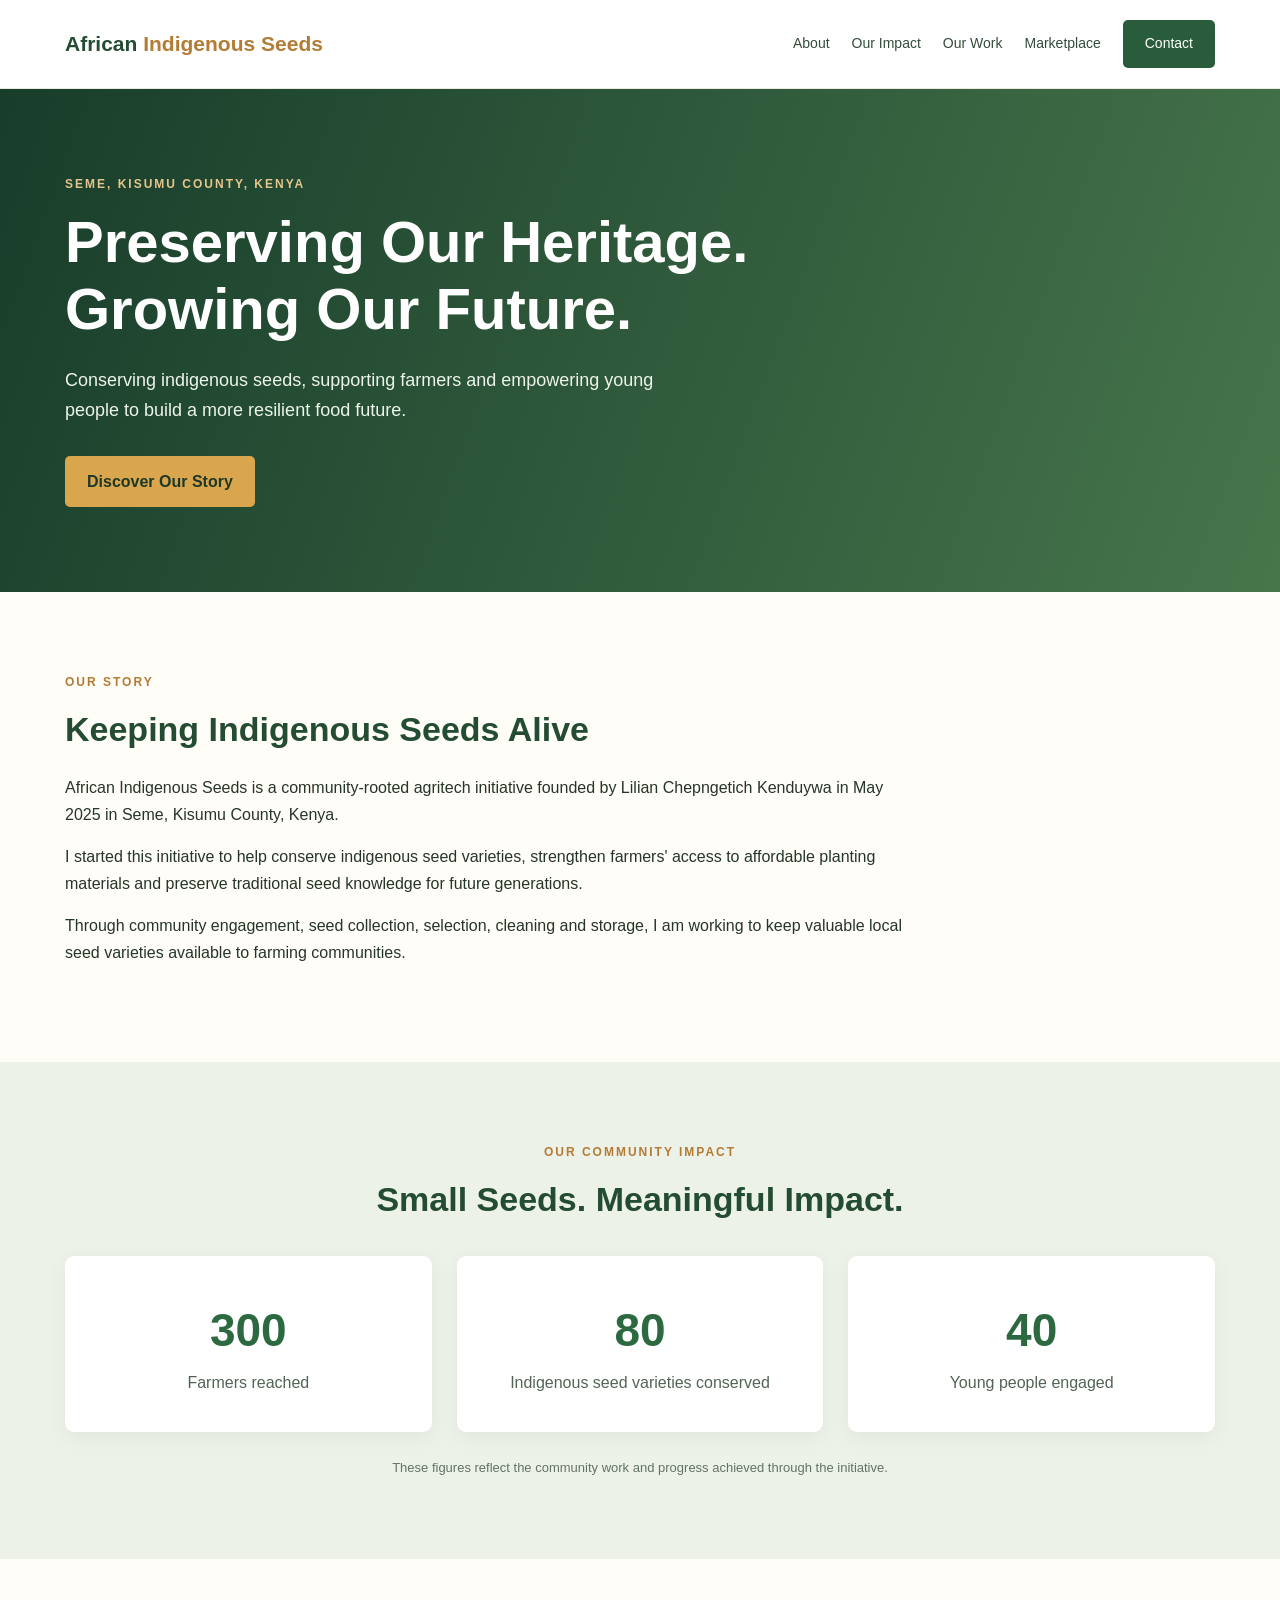
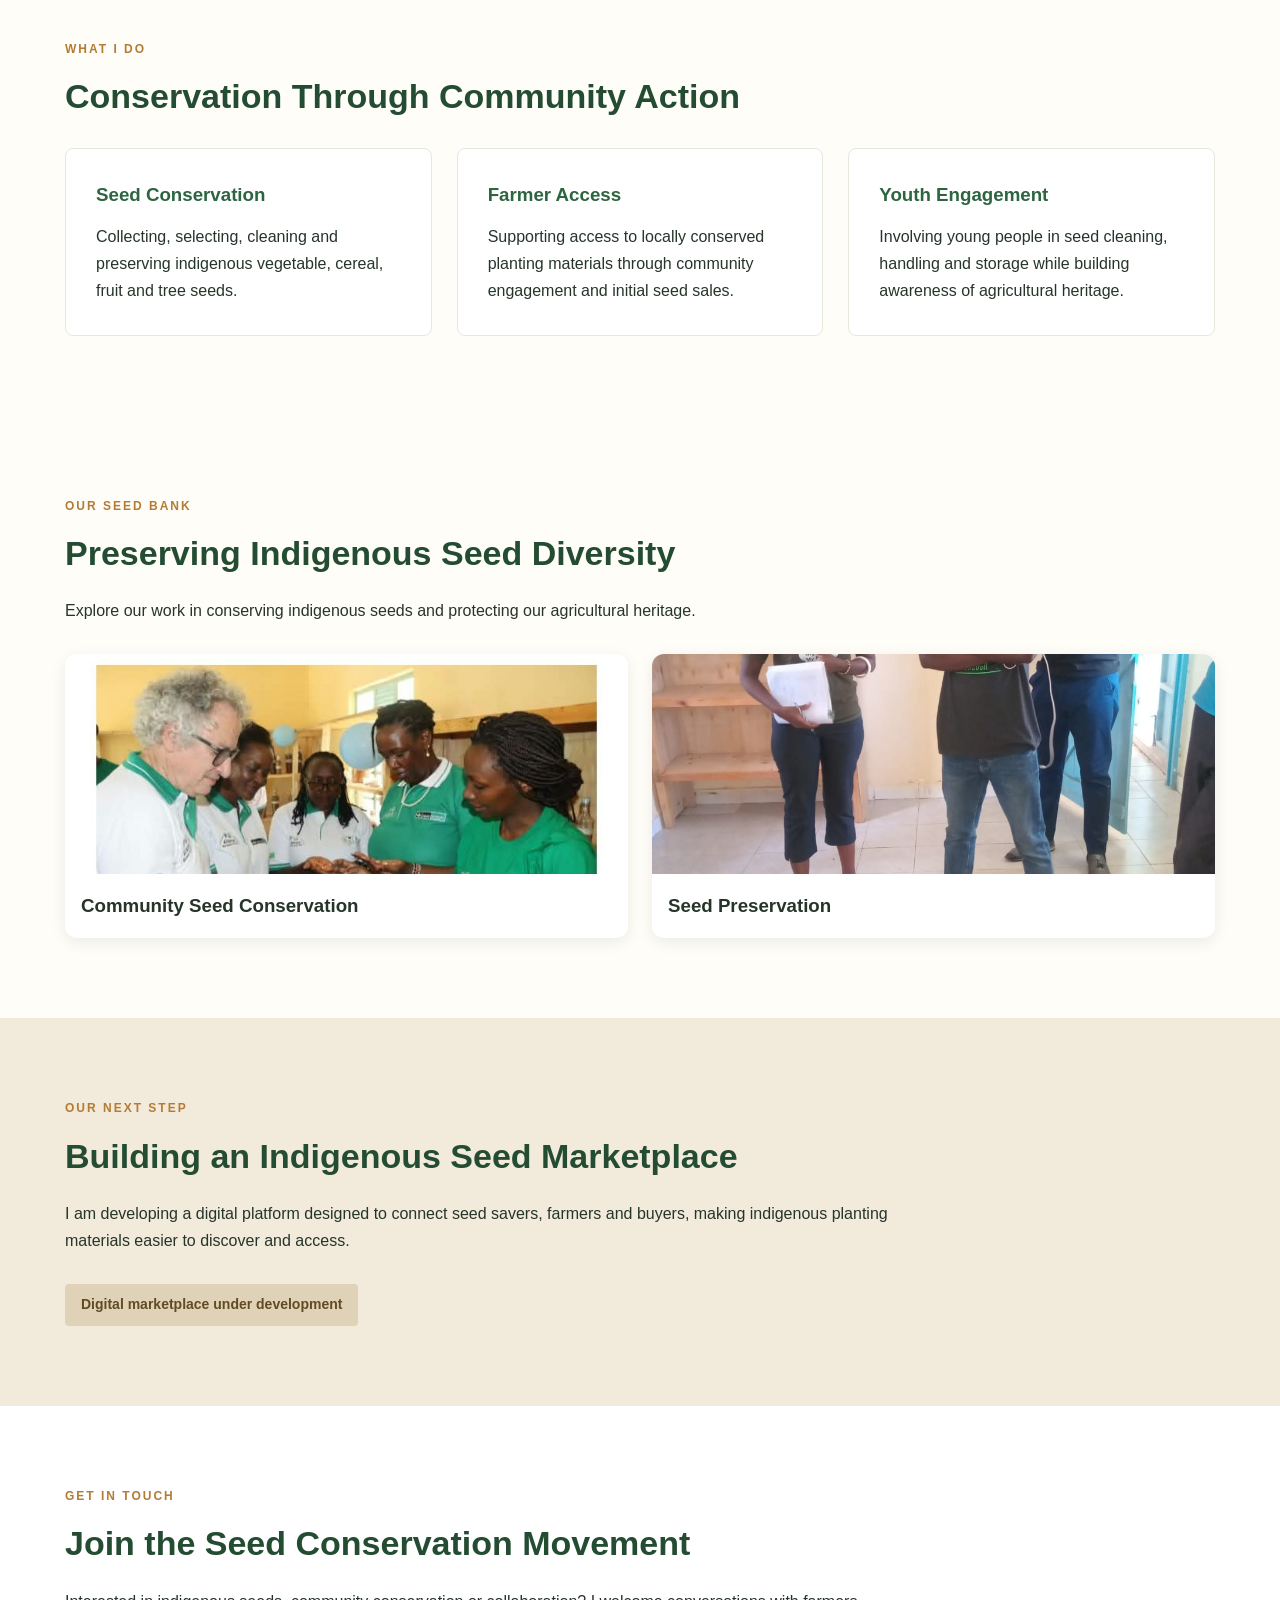
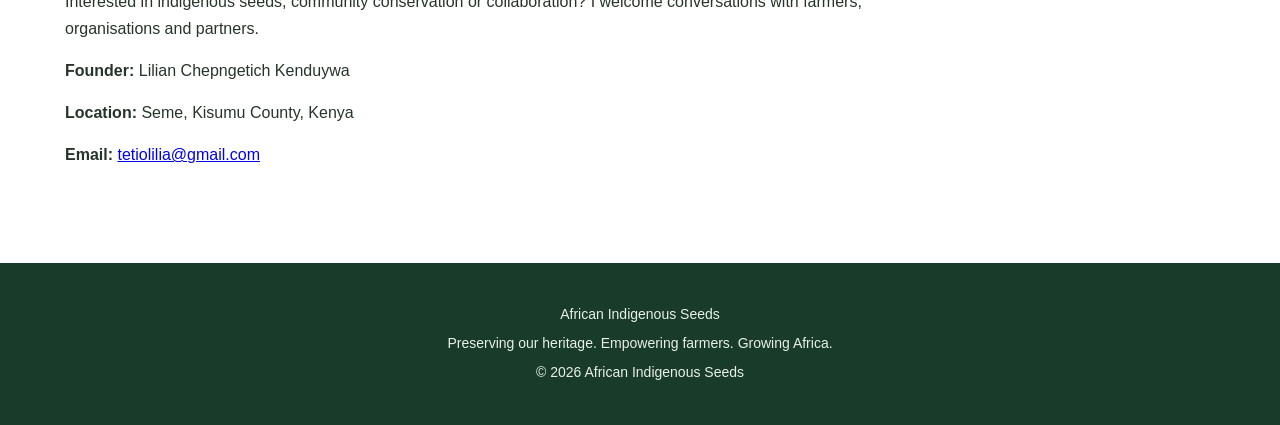
<file: docs/index.html>
<!DOCTYPE html>
<html lang="en">
<head>
    <meta charset="UTF-8">
    <meta name="viewport" content="width=device-width, initial-scale=1.0">
    <meta name="description" content="African Indigenous Seeds preserves indigenous seeds, supports farmers and empowers young people through community-led seed conservation.">
    <title>African Indigenous Seeds | Preserving Our Heritage</title>
    <link rel="stylesheet" href="css/style.css">
</head>
<body>

    <header class="header">
        <div class="container nav">
            <a href="#" class="logo">African <span>Indigenous Seeds</span></a>
            <nav>
                <a href="#about">About</a>
                <a href="#impact">Our Impact</a>
                <a href="#work">Our Work</a>
                <a href="#marketplace">Marketplace</a>
                <a href="#contact" class="nav-button">Contact</a>
            </nav>
        </div>
    </header>

    <main>
        <section class="hero">
            <div class="container hero-content">
                <p class="eyebrow">SEME, KISUMU COUNTY, KENYA</p>
                <h1>Preserving Our Heritage.<br>Growing Our Future.</h1>
                <p class="hero-text">
                    Conserving indigenous seeds, supporting farmers and empowering
                    young people to build a more resilient food future.
                </p>
                <a href="#about" class="button">Discover Our Story</a>
            </div>
        </section>

        <section class="intro section" id="about">
            <div class="container">
                <p class="eyebrow">OUR STORY</p>
                <h2>Keeping Indigenous Seeds Alive</h2>
                <p>
                    African Indigenous Seeds is a community-rooted agritech initiative
                    founded by Lilian Chepngetich Kenduywa in May 2025 in Seme,
                    Kisumu County, Kenya.
                </p>
                <p>
                    I started this initiative to help conserve indigenous seed
                    varieties, strengthen farmers' access to affordable planting
                    materials and preserve traditional seed knowledge for future
                    generations.
                </p>
                <p>
                    Through community engagement, seed collection, selection,
                    cleaning and storage, I am working to keep valuable local
                    seed varieties available to farming communities.
                </p>
            </div>
        </section>

        <section class="impact section" id="impact">
            <div class="container">
                <p class="eyebrow">OUR COMMUNITY IMPACT</p>
                <h2>Small Seeds. Meaningful Impact.</h2>
                <div class="impact-grid">
                    <div class="impact-card">
                        <strong>300</strong>
                        <span>Farmers reached</span>
                    </div>
                    <div class="impact-card">
                        <strong>80</strong>
                        <span>Indigenous seed varieties conserved</span>
                    </div>
                    <div class="impact-card">
                        <strong>40</strong>
                        <span>Young people engaged</span>
                    </div>
                </div>
                <p class="note">
                    These figures reflect the community work and progress achieved
                    through the initiative.
                </p>
            </div>
        </section>

        <section class="work section" id="work">
            <div class="container">
                <p class="eyebrow">WHAT I DO</p>
                <h2>Conservation Through Community Action</h2>
                <div class="work-grid">
                    <article class="work-card">
                        <h3>Seed Conservation</h3>
                        <p>
                            Collecting, selecting, cleaning and preserving indigenous
                            vegetable, cereal, fruit and tree seeds.
                        </p>
                    </article>
                    <article class="work-card">
                        <h3>Farmer Access</h3>
                        <p>
                            Supporting access to locally conserved planting materials
                            through community engagement and initial seed sales.
                        </p>
                    </article>
                    <article class="work-card">
                        <h3>Youth Engagement</h3>
                        <p>
                            Involving young people in seed cleaning, handling and
                            storage while building awareness of agricultural heritage.
                        </p>
                    </article>
                </div>
            </div>
        </section>


        <section class="gallery section" id="gallery">
            <div class="container">
                <p class="eyebrow">OUR SEED BANK</p>
                <h2>Preserving Indigenous Seed Diversity</h2>
                <p>Explore our work in conserving indigenous seeds and protecting our agricultural heritage.</p>
                <div class="gallery-grid">
                    
                    
                    <article class="gallery-card">
                        <img src="images/seedbank1.jpg" alt="Community seed bank">
                        <h3>Community Seed Conservation</h3>
                    </article>
                    <article class="gallery-card">
                        <img src="images/seedbank2.jpg" alt="Indigenous seed preservation">
                        <h3>Seed Preservation</h3>
                    </article>
                </div>
            </div>
        </section>

        <section class="marketplace section" id="marketplace">
            <div class="container">
                <p class="eyebrow">OUR NEXT STEP</p>
                <h2>Building an Indigenous Seed Marketplace</h2>
                <p>
                    I am developing a digital platform designed to connect seed
                    savers, farmers and buyers, making indigenous planting materials
                    easier to discover and access.
                </p>
                <span class="status">Digital marketplace under development</span>
            </div>
        </section>

        <section class="contact section" id="contact">
            <div class="container">
                <p class="eyebrow">GET IN TOUCH</p>
                <h2>Join the Seed Conservation Movement</h2>
                <p>
                    Interested in indigenous seeds, community conservation or
                    collaboration? I welcome conversations with farmers,
                    organisations and partners.
                </p>
                <p><strong>Founder:</strong> Lilian Chepngetich Kenduywa</p>
                <p><strong>Location:</strong> Seme, Kisumu County, Kenya</p>
                <p><strong>Email:</strong> <a href="mailto:tetiolilia@gmail.com">tetiolilia@gmail.com</a></p>
            </div>
        </section>
    </main>

    <footer>
        <div class="container">
            <p>African Indigenous Seeds</p>
            <p>Preserving our heritage. Empowering farmers. Growing Africa.</p>
            <p>&copy; <span id="current-year"></span> African Indigenous Seeds</p>
        </div>
    </footer>

    <script src="js/script.js"></script>
</body>
</html>
</file>
<file: docs/css/style.css>
* {
    margin: 0;
    padding: 0;
    box-sizing: border-box;
}

html {
    scroll-behavior: smooth;
}

body {
    font-family: Arial, sans-serif;
    color: #26352a;
    line-height: 1.7;
    background: #fffdf7;
}

.container {
    width: 90%;
    max-width: 1150px;
    margin: auto;
}

.header {
    background: #ffffff;
    padding: 20px 0;
    border-bottom: 1px solid #e8eadf;
}

.nav {
    display: flex;
    justify-content: space-between;
    align-items: center;
    gap: 20px;
}

.logo {
    font-size: 21px;
    font-weight: bold;
    color: #244c32;
    text-decoration: none;
}

.logo span {
    color: #b47b35;
}

nav {
    display: flex;
    align-items: center;
    gap: 22px;
}

nav a {
    color: #344c3b;
    text-decoration: none;
    font-size: 14px;
}

nav a:hover {
    color: #a66d2c;
}

.nav-button,
.button {
    background: #285c3a;
    color: white;
    padding: 12px 22px;
    border-radius: 5px;
    text-decoration: none;
    display: inline-block;
}

nav .nav-button {
    color: white;
}

.hero {
    min-height: 490px;
    display: flex;
    align-items: center;
    background: linear-gradient(110deg, #183d2b, #47764b);
    color: white;
}

.hero-content {
    padding-top: 85px;
    padding-bottom: 85px;
}

.eyebrow {
    color: #b47b35;
    font-weight: bold;
    letter-spacing: 2px;
    font-size: 12px;
    margin-bottom: 15px;
}

.hero .eyebrow {
    color: #e5c58b;
}

.hero h1 {
    font-size: clamp(36px, 5vw, 58px);
    line-height: 1.15;
    margin-bottom: 22px;
}

.hero-text {
    max-width: 620px;
    font-size: 18px;
    margin-bottom: 30px;
    color: #edf4eb;
}

.button {
    background: #d9a64e;
    color: #1e3828;
    font-weight: bold;
}

.section {
    padding: 80px 0;
}

.section h2 {
    font-size: 34px;
    line-height: 1.3;
    margin-bottom: 22px;
    color: #244c32;
}

.intro p:not(.eyebrow),
.marketplace p:not(.eyebrow),
.contact p:not(.eyebrow) {
    max-width: 850px;
    margin-bottom: 15px;
}

.impact {
    background: #edf2e9;
    text-align: center;
}

.impact-grid {
    display: grid;
    grid-template-columns: repeat(3, 1fr);
    gap: 25px;
    margin-top: 35px;
}

.impact-card {
    background: white;
    padding: 35px 20px;
    border-radius: 9px;
    box-shadow: 0 5px 20px rgba(0, 0, 0, 0.05);
}

.impact-card strong {
    display: block;
    color: #2c6940;
    font-size: 46px;
}

.impact-card span {
    color: #536456;
}

.note {
    margin-top: 25px;
    font-size: 13px;
    color: #647365;
}

.work-grid {
    display: grid;
    grid-template-columns: repeat(3, 1fr);
    gap: 25px;
    margin-top: 30px;
}

.work-card {
    padding: 30px;
    border: 1px solid #e5e8dd;
    border-radius: 8px;
    background: white;
}

.work-card h3 {
    color: #2d6540;
    margin-bottom: 12px;
}

.marketplace {
    background: #f2eadb;
}

.status {
    display: inline-block;
    margin-top: 15px;
    padding: 9px 16px;
    background: #e0d2b6;
    color: #614b25;
    border-radius: 4px;
    font-size: 14px;
    font-weight: bold;
}

.contact {
    background: white;
}

footer {
    background: #193b29;
    color: #e8f0e8;
    text-align: center;
    padding: 35px 0;
    font-size: 14px;
}

footer p {
    margin: 5px 0;
}

@media (max-width: 768px) {
    .nav {
        flex-direction: column;
    }

    nav {
        flex-wrap: wrap;
        justify-content: center;
        gap: 13px;
    }

    .hero {
        min-height: 400px;
    }

    .impact-grid,
    .work-grid {
        grid-template-columns: 1fr;
    }

    .section {
        padding: 55px 0;
    }

    .section h2 {
        font-size: 28px;
    }
}

.gallery-grid {
    display: grid;
    grid-template-columns: repeat(auto-fit, minmax(230px, 1fr));
    gap: 24px;
    margin-top: 30px;
}

.gallery-card {
    background: #fff;
    border-radius: 12px;
    overflow: hidden;
    box-shadow: 0 4px 15px rgba(0,0,0,0.08);
}

.gallery-card img {
    width: 100%;
    height: 220px;
    object-fit: cover;
    display: block;
}

.gallery-card h3 {
    padding: 16px;
    margin: 0;
}
</file>
